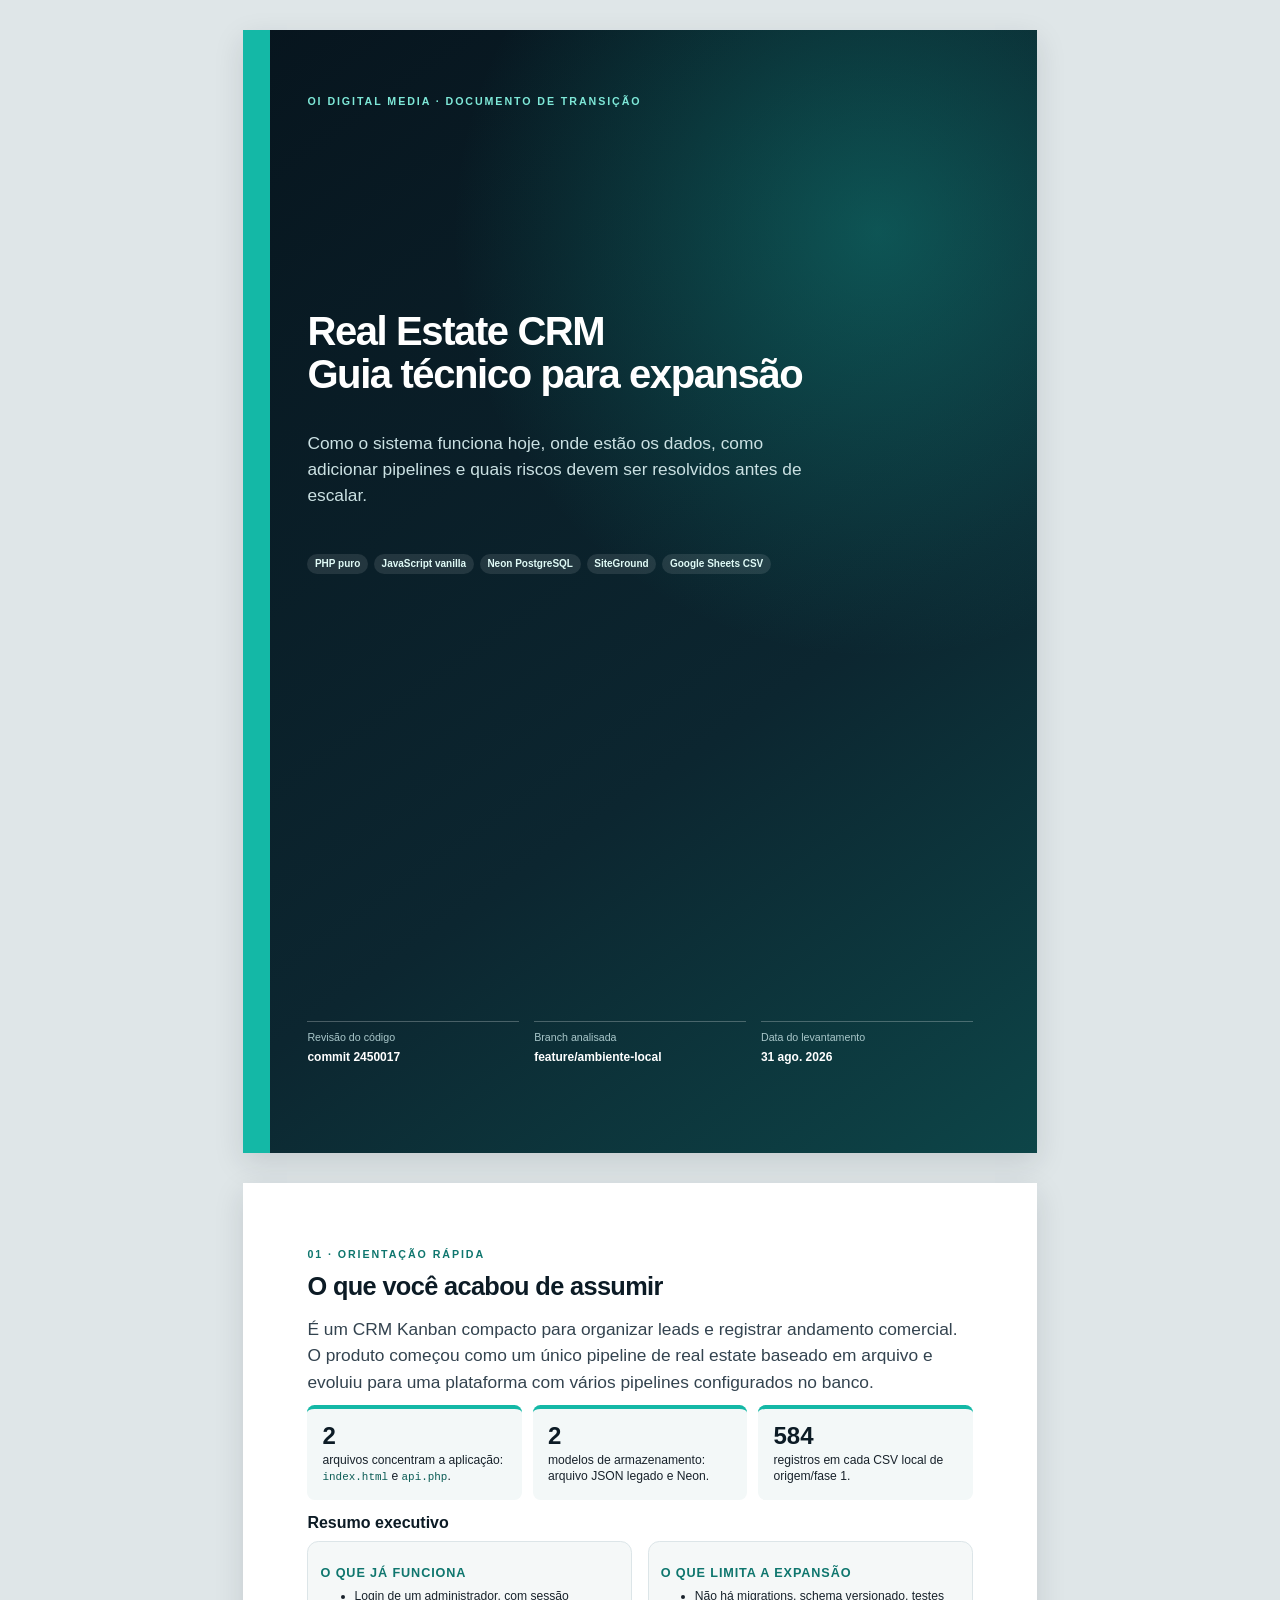
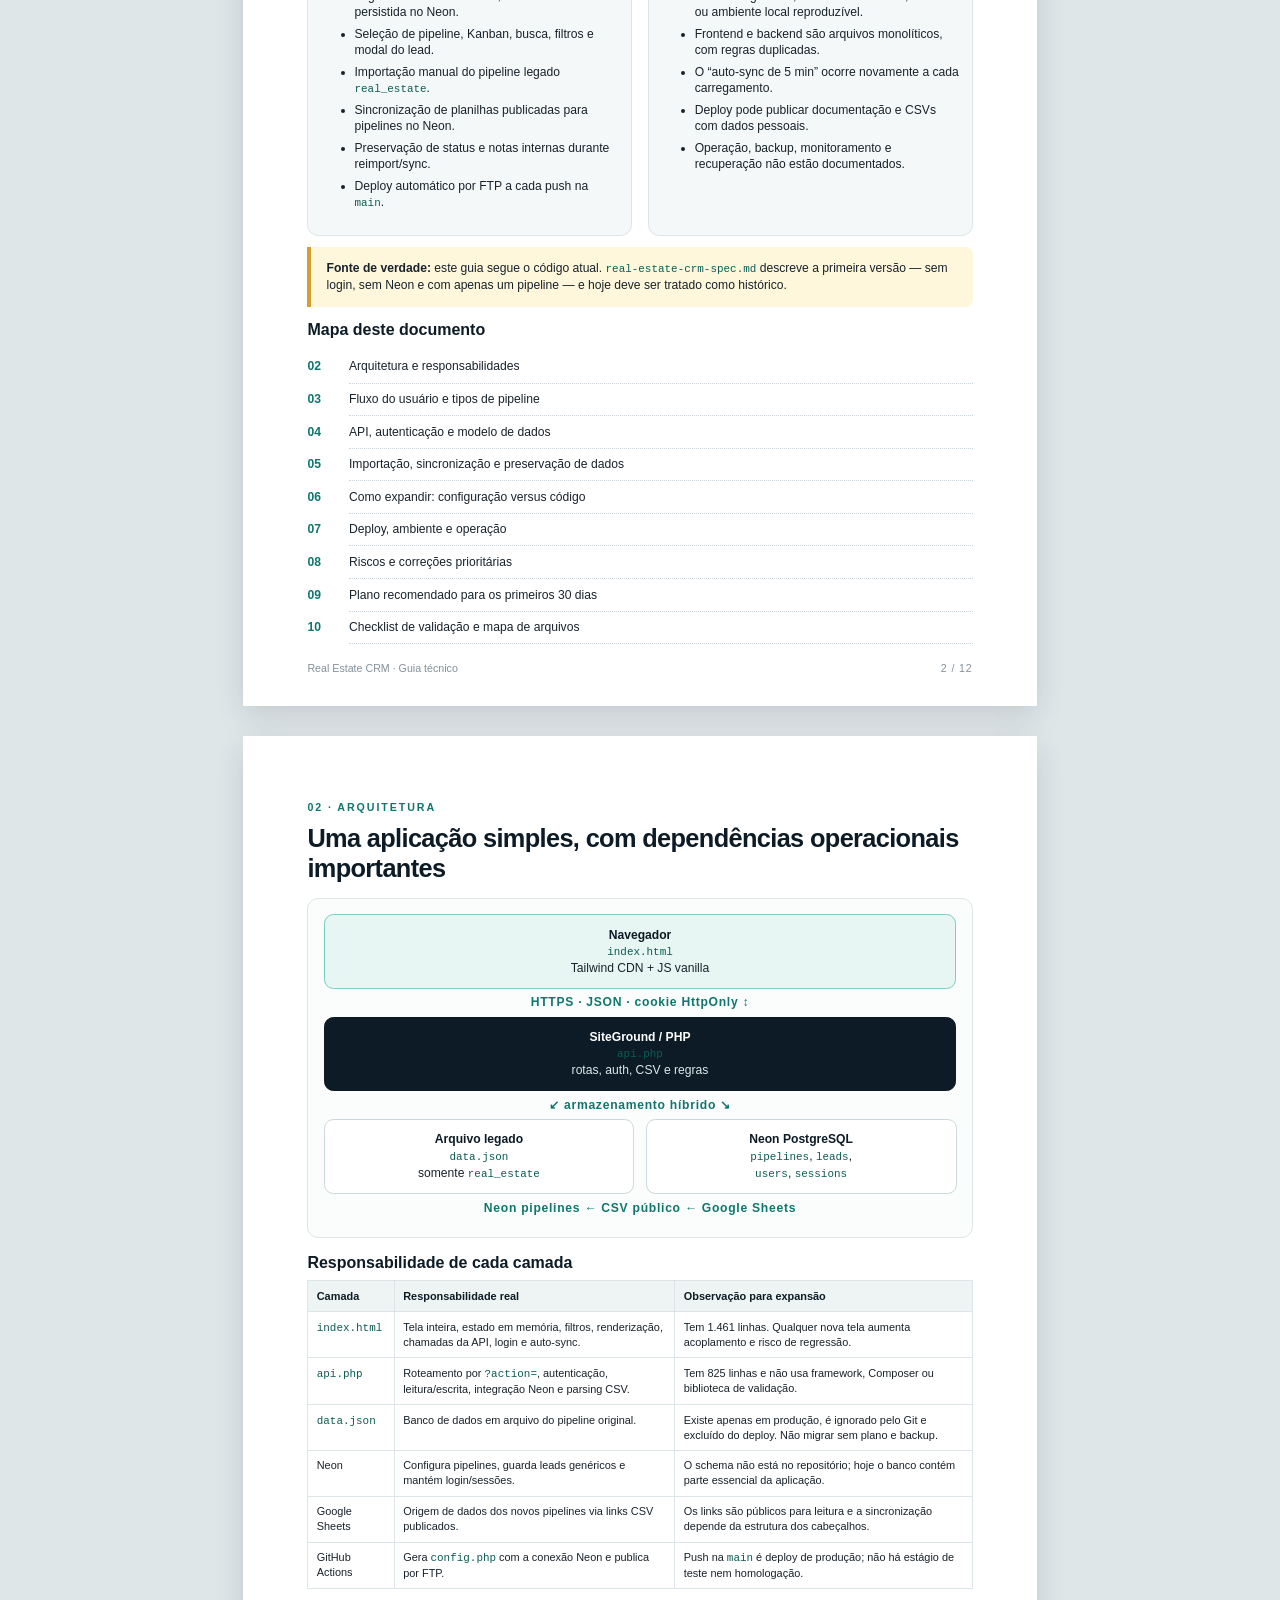
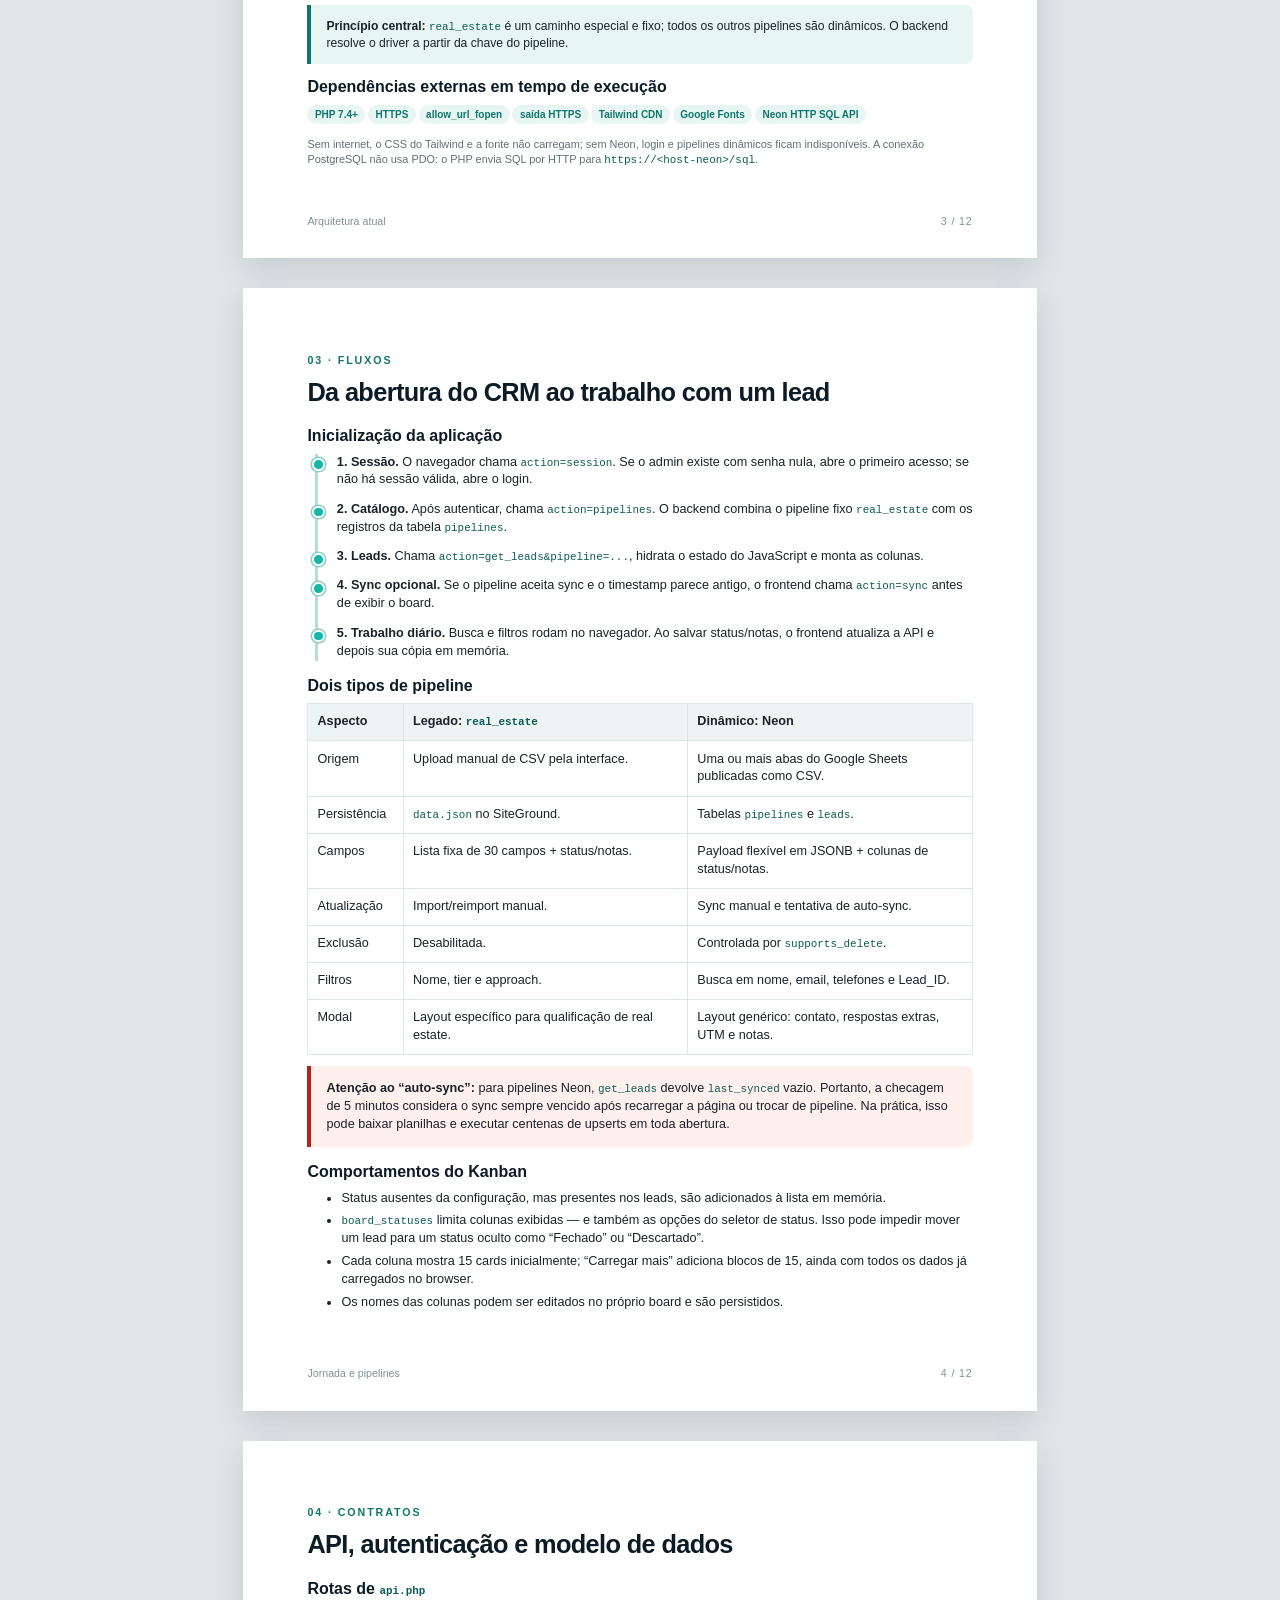
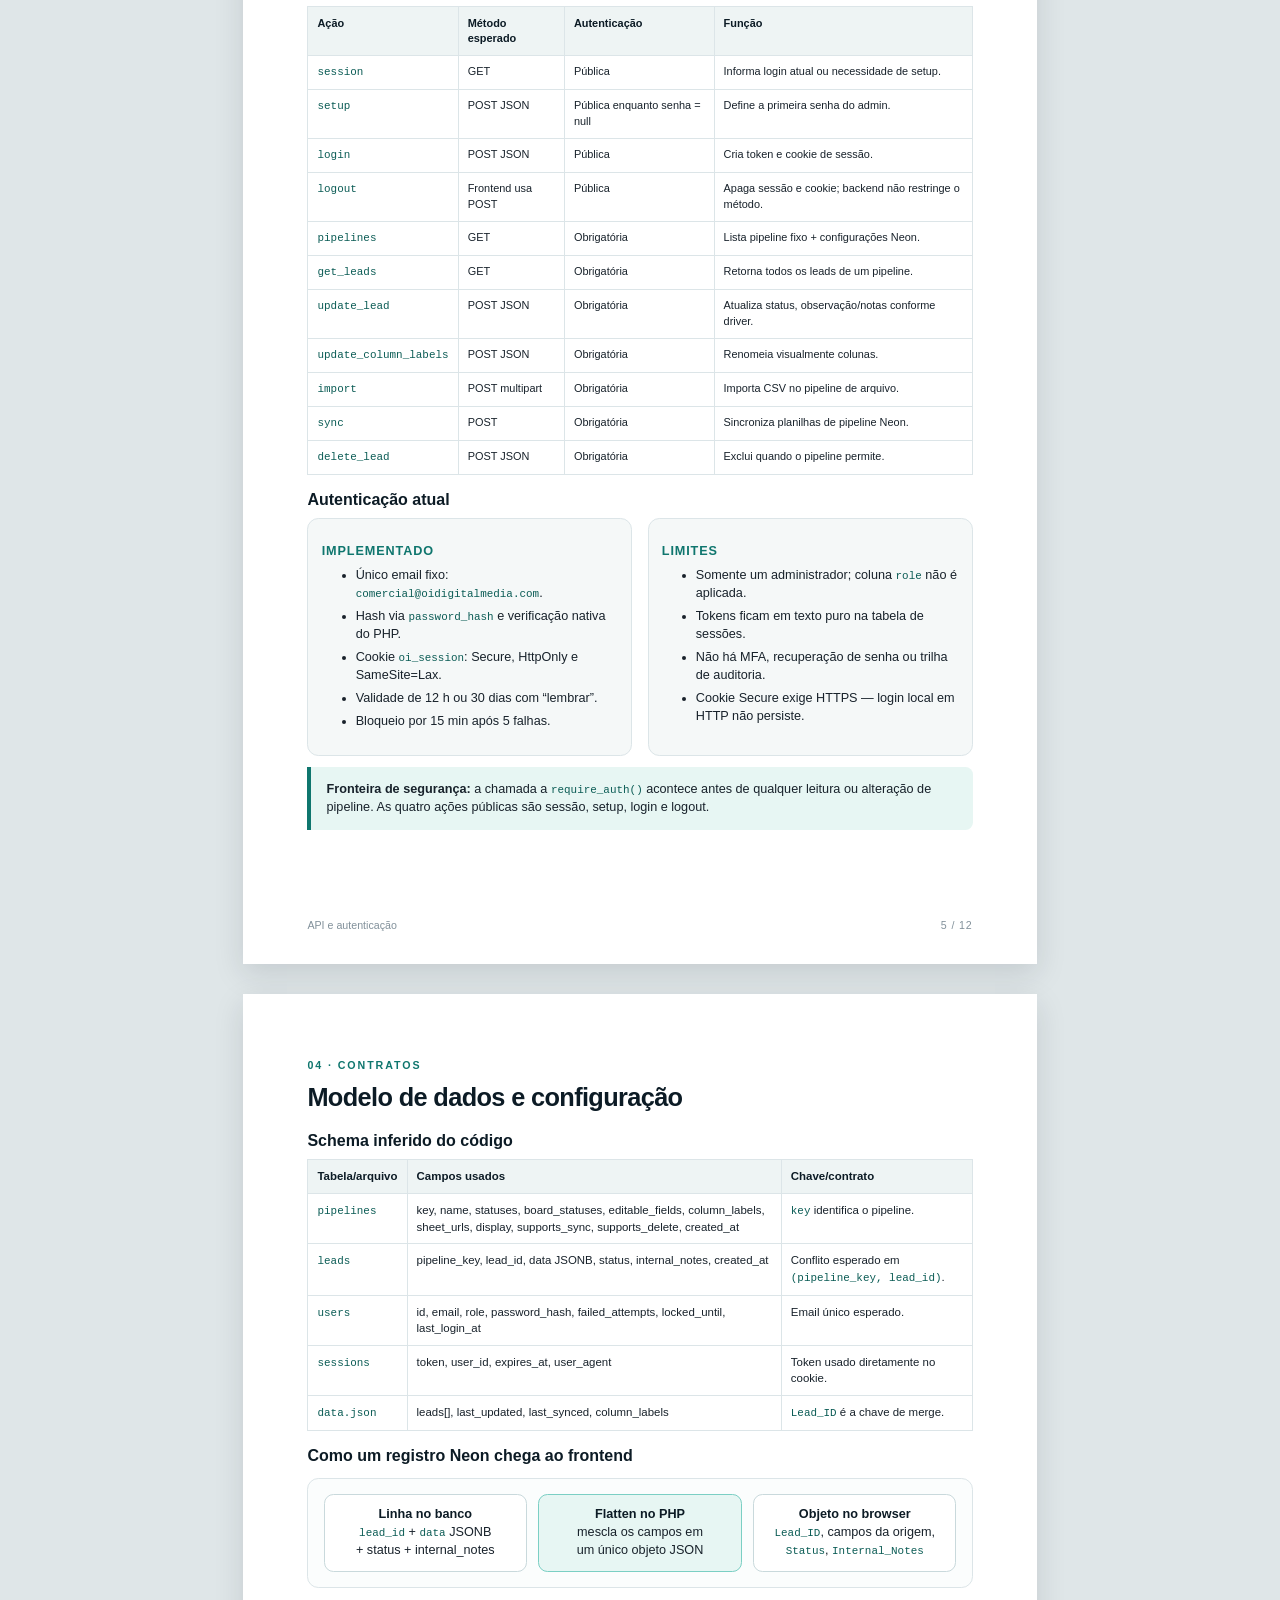
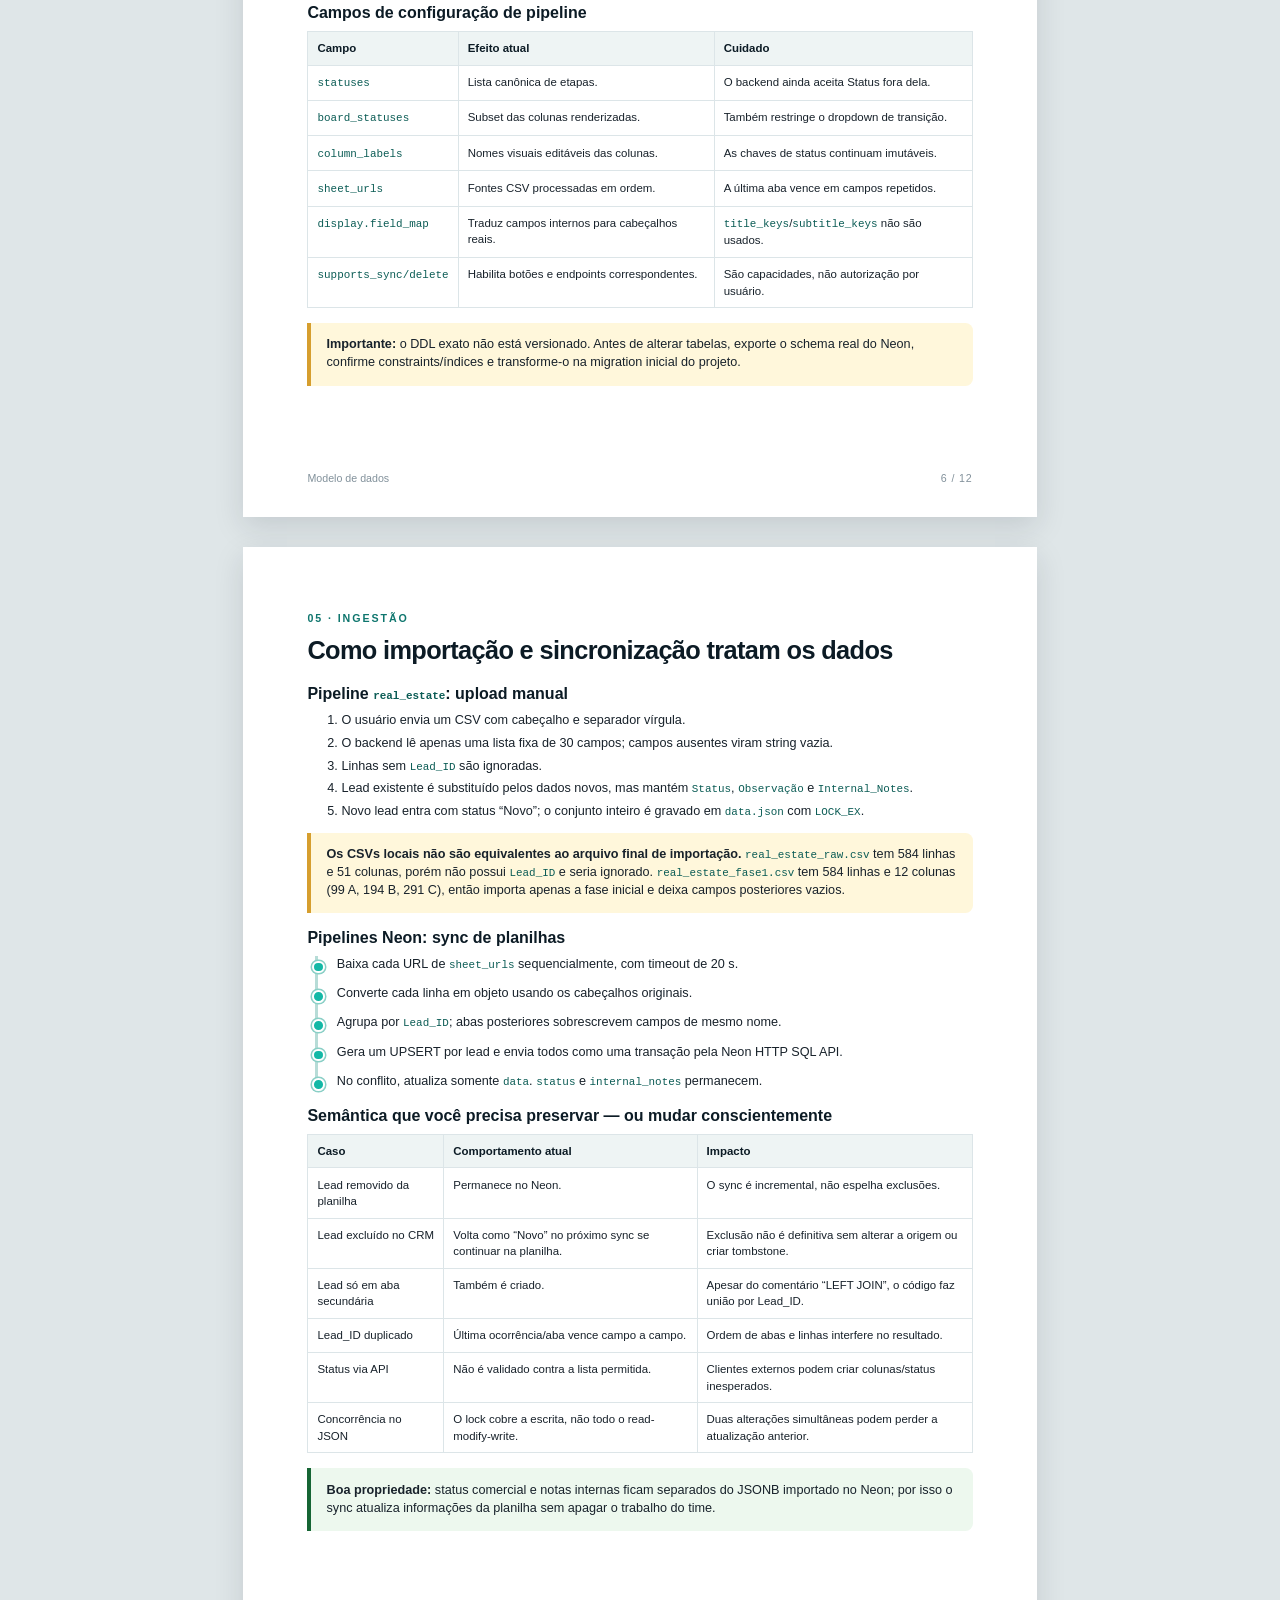
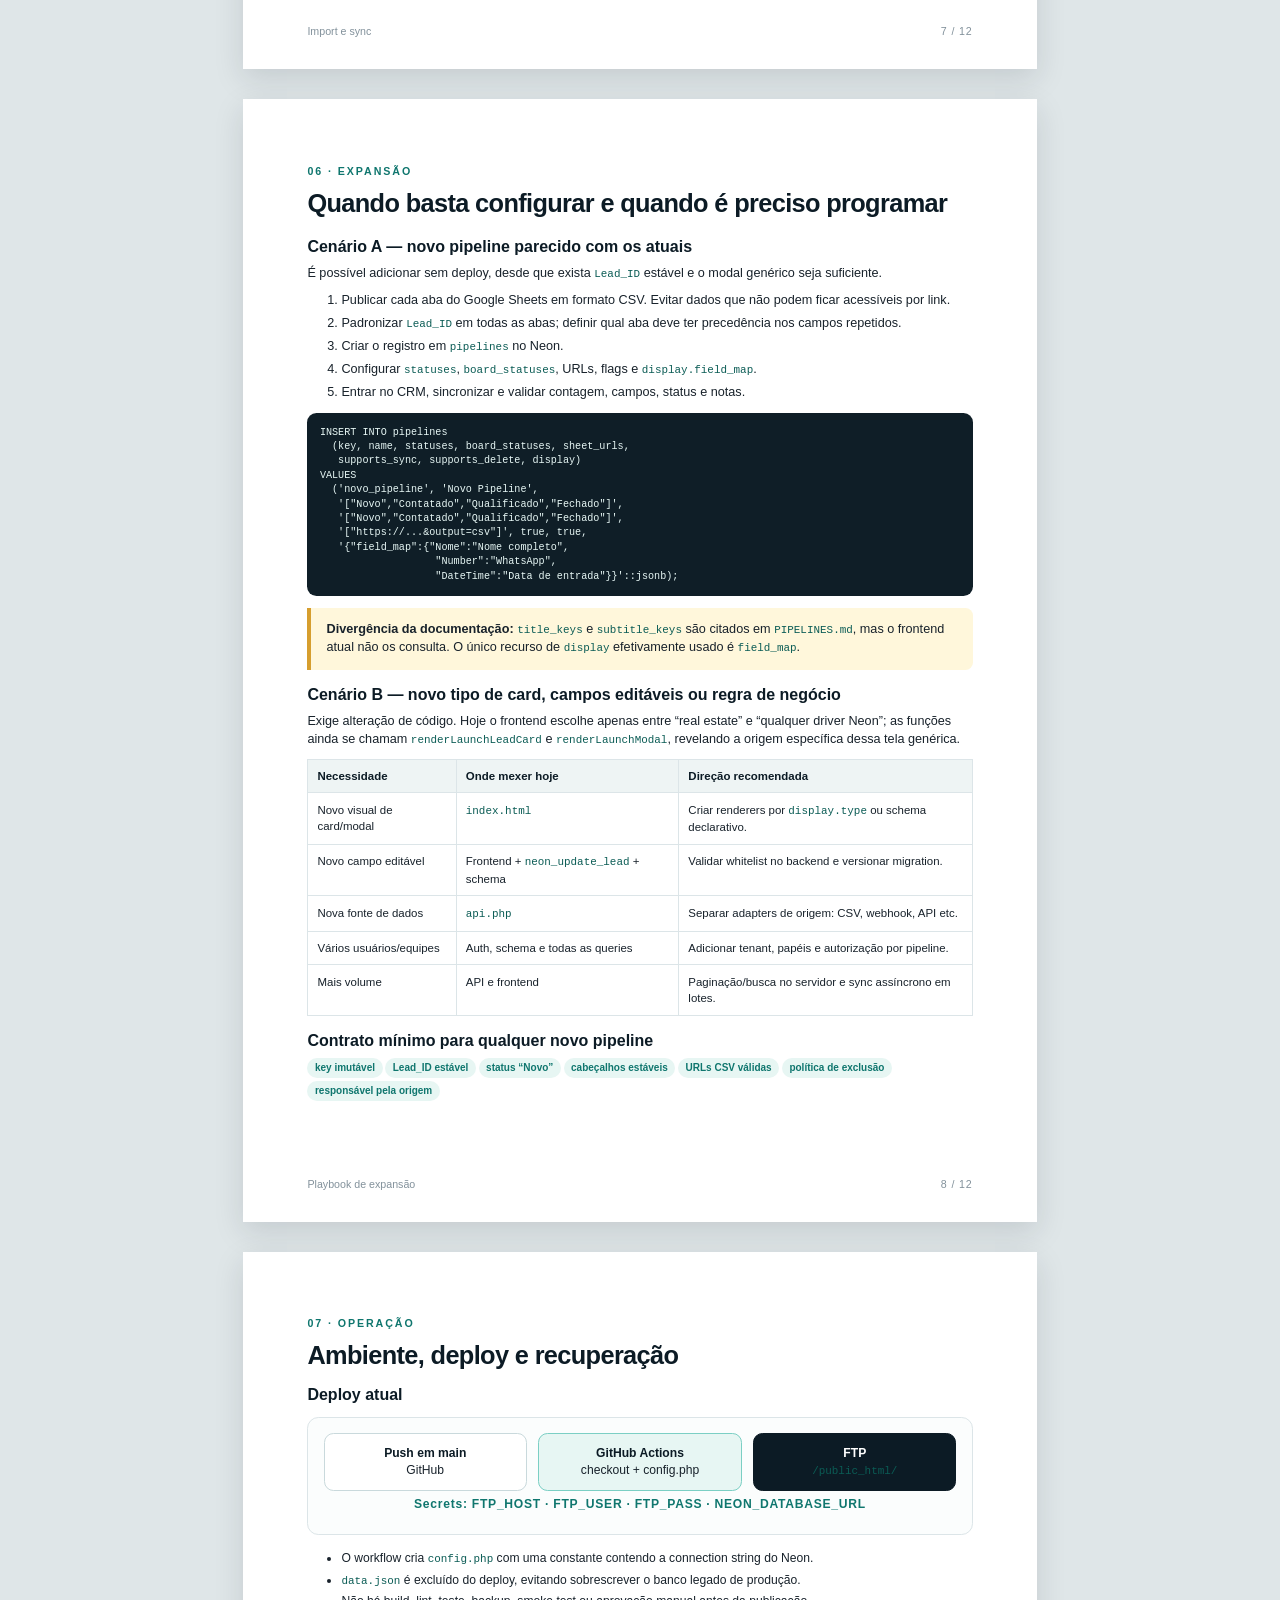
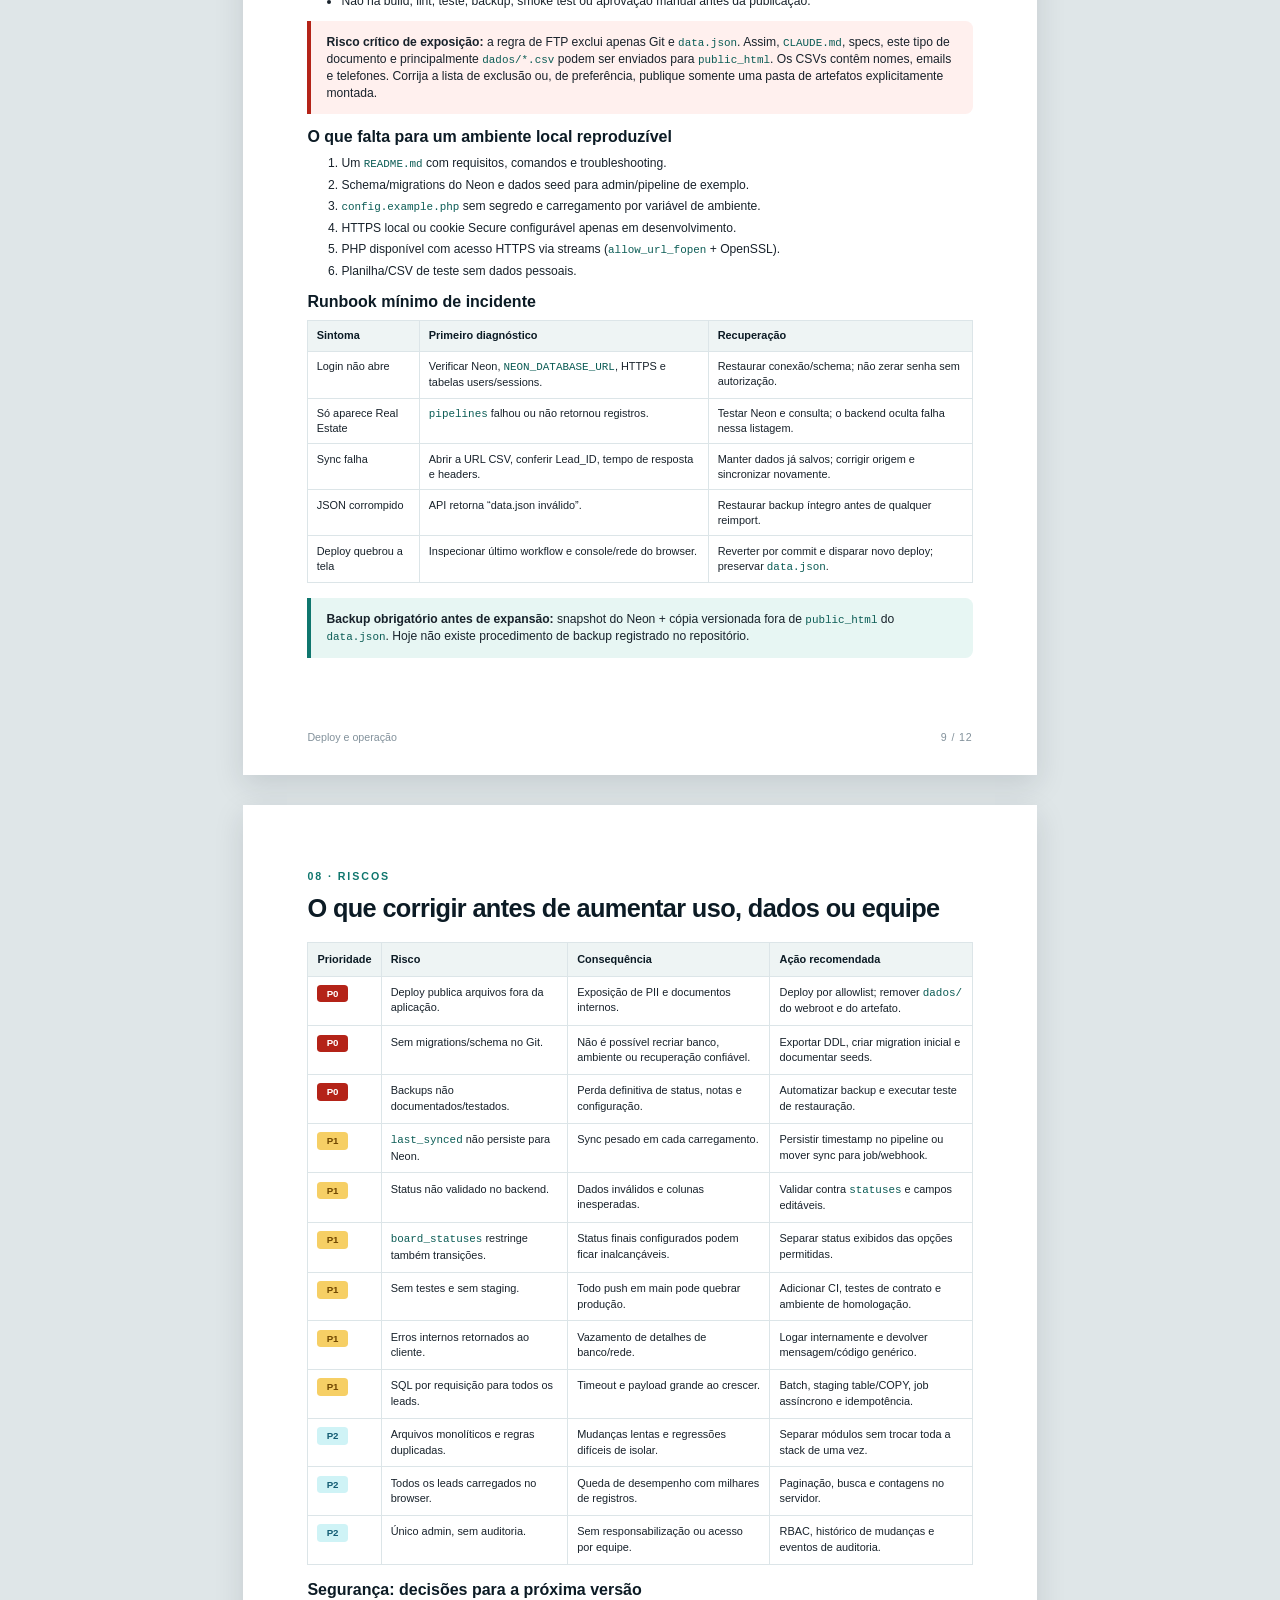
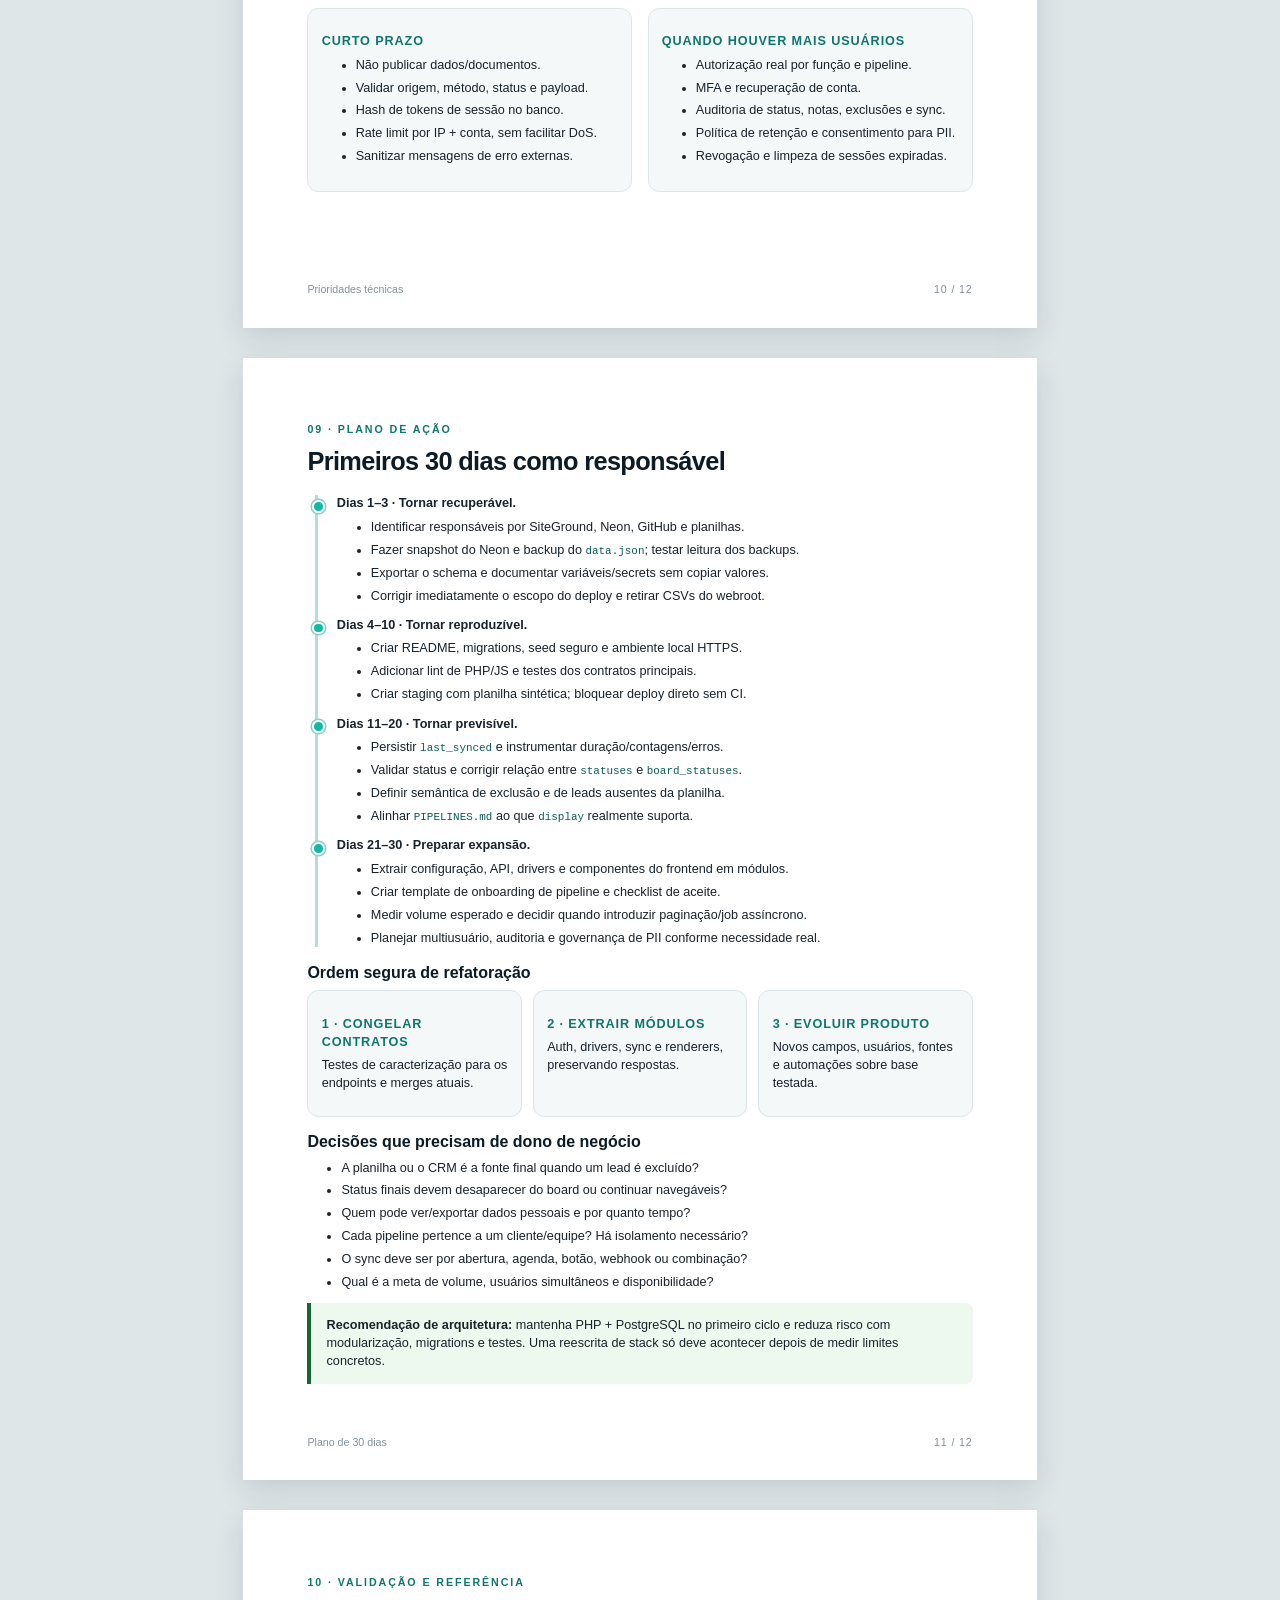
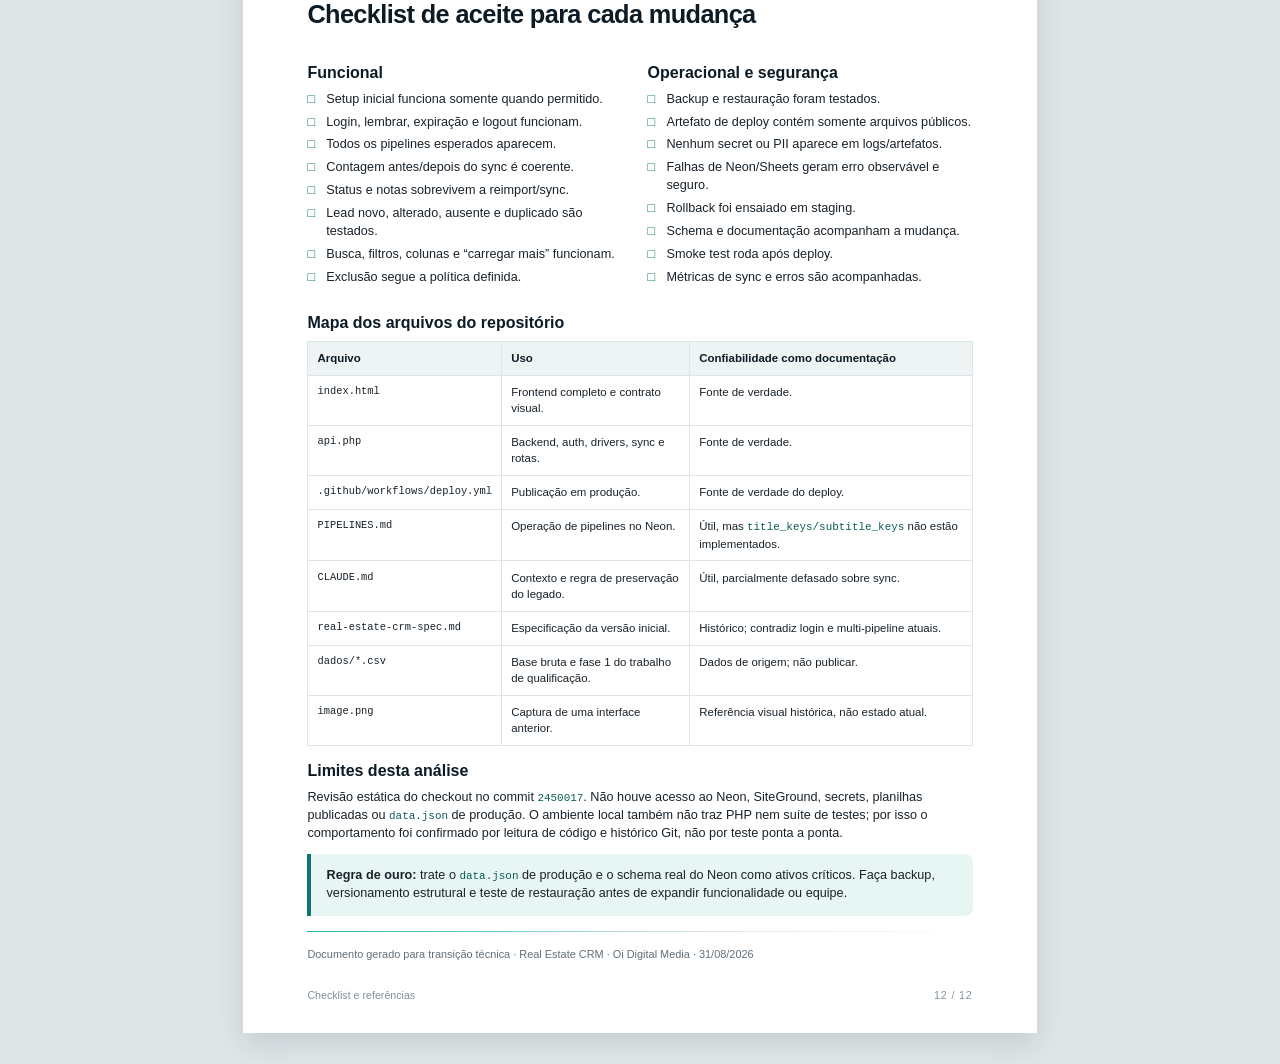
<file: documentacao/historico/resumo-tecnico-expansao.html>
<!doctype html>
<html lang="pt-BR">
<head>
  <meta charset="utf-8">
  <meta name="viewport" content="width=device-width, initial-scale=1">
  <title>Real Estate CRM — Guia técnico para expansão</title>
  <style>
    @page { size: A4; margin: 0; }
    * { box-sizing: border-box; }
    :root {
      --ink: #18222b;
      --muted: #60707c;
      --teal: #0f766e;
      --teal-2: #14b8a6;
      --teal-soft: #e7f6f3;
      --navy: #0c1b25;
      --line: #dce5e8;
      --paper: #ffffff;
      --soft: #f5f8f8;
      --amber: #a16207;
      --amber-soft: #fff7db;
      --red: #b42318;
      --red-soft: #fff0ee;
      --green: #166534;
      --green-soft: #edf8ee;
    }
    html, body { margin: 0; padding: 0; background: #dfe6e8; color: var(--ink); }
    body { font-family: "Segoe UI", Arial, Helvetica, sans-serif; font-size: 9.5pt; line-height: 1.42; }
    .page {
      position: relative;
      width: 210mm;
      min-height: 297mm;
      margin: 8mm auto;
      padding: 17mm 17mm 16mm;
      background: var(--paper);
      box-shadow: 0 10px 28px rgba(24,34,43,.13);
      page-break-after: always;
      overflow: hidden;
    }
    .page:last-child { page-break-after: auto; }
    .page.compact { font-size: 9.1pt; line-height: 1.36; }
    .page.compact h2 { margin-bottom: 4mm; }
    .page.compact h3 { margin-top: 3.4mm; }
    .page.compact table { font-size: 8.2pt; }
    .page.compact th, .page.compact td { padding: 2mm 2.2mm; }
    .page.compact .card { padding: 3.2mm; }
    .page-number {
      position: absolute;
      right: 17mm;
      bottom: 8mm;
      color: #82919b;
      font-size: 8pt;
      letter-spacing: .08em;
    }
    .page-mark {
      position: absolute;
      left: 17mm;
      bottom: 8mm;
      color: #82919b;
      font-size: 8pt;
    }
    h1, h2, h3, h4, p { margin-top: 0; }
    h1 { font-size: 30pt; line-height: 1.08; letter-spacing: -.035em; }
    h2 { margin-bottom: 5mm; font-size: 19pt; line-height: 1.16; letter-spacing: -.025em; color: var(--navy); }
    h3 { margin: 4mm 0 2mm; font-size: 12pt; line-height: 1.25; color: var(--navy); }
    h4 { margin: 3mm 0 1.4mm; font-size: 9.5pt; color: var(--teal); text-transform: uppercase; letter-spacing: .07em; }
    p { margin-bottom: 2.6mm; }
    ul, ol { margin: 1.5mm 0 3mm 5mm; padding-left: 4mm; }
    li { margin-bottom: 1.3mm; }
    code { font-family: Consolas, "Courier New", monospace; font-size: 8.2pt; color: #0b5c55; }
    pre {
      margin: 2mm 0 3mm;
      padding: 3.3mm;
      border-radius: 2.5mm;
      background: #0f1e27;
      color: #e7f7f5;
      font: 7.6pt/1.42 Consolas, "Courier New", monospace;
      white-space: pre-wrap;
      overflow-wrap: anywhere;
    }
    table { width: 100%; border-collapse: collapse; margin: 2mm 0 4mm; font-size: 8.6pt; }
    th, td { padding: 2.2mm 2.4mm; border: 1px solid var(--line); vertical-align: top; }
    th { background: #eef4f4; color: var(--navy); text-align: left; font-weight: 700; }
    tr { break-inside: avoid; }
    .kicker { color: var(--teal); text-transform: uppercase; letter-spacing: .18em; font-size: 8pt; font-weight: 800; }
    .lede { font-size: 13pt; line-height: 1.52; color: #33434f; }
    .muted { color: var(--muted); }
    .small { font-size: 8.2pt; }
    .tiny { font-size: 7.6pt; }
    .rule { height: 1px; margin: 4mm 0; background: linear-gradient(90deg, var(--teal-2), var(--line) 60%, transparent); }
    .grid-2 { display: grid; grid-template-columns: 1fr 1fr; gap: 4mm; }
    .grid-3 { display: grid; grid-template-columns: repeat(3, 1fr); gap: 3mm; }
    .card { padding: 3.5mm; border: 1px solid var(--line); border-radius: 3mm; background: var(--soft); break-inside: avoid; }
    .card h3 { margin-top: 0; }
    .metric { padding: 4mm; border-top: 1.2mm solid var(--teal-2); border-radius: 2mm; background: #f3f8f8; }
    .metric strong { display: block; margin-bottom: 1mm; font-size: 18pt; line-height: 1; color: var(--navy); }
    .callout { margin: 3mm 0; padding: 3.5mm 4mm; border-left: 1.2mm solid var(--teal); background: var(--teal-soft); border-radius: 0 2mm 2mm 0; }
    .callout.warn { border-left-color: #d69e2e; background: var(--amber-soft); }
    .callout.danger { border-left-color: var(--red); background: var(--red-soft); }
    .callout.good { border-left-color: var(--green); background: var(--green-soft); }
    .pill { display: inline-block; margin: 0 .7mm .7mm 0; padding: .8mm 2mm; border-radius: 99px; background: var(--teal-soft); color: var(--teal); font-size: 7.5pt; font-weight: 700; }
    .priority { display: inline-block; min-width: 8mm; margin-right: 1.5mm; padding: .5mm 1.5mm; border-radius: 1mm; text-align: center; font-size: 7.3pt; font-weight: 800; }
    .p0 { color: #fff; background: var(--red); }
    .p1 { color: #704700; background: #f6cf65; }
    .p2 { color: #155e75; background: #cff3f6; }
    .arch { margin: 3mm 0 4mm; padding: 4mm; border: 1px solid var(--line); border-radius: 3mm; background: #fbfdfd; }
    .arch-row { display: flex; align-items: stretch; justify-content: center; gap: 3mm; }
    .arch-box { flex: 1; padding: 3mm; border: 1px solid #c9d9dc; border-radius: 2.5mm; background: #fff; text-align: center; }
    .arch-box strong { display: block; color: var(--navy); }
    .arch-box.teal { border-color: #7bcfc4; background: var(--teal-soft); }
    .arch-box.dark { border-color: var(--navy); background: var(--navy); color: #dbeaec; }
    .arch-box.dark strong { color: #fff; }
    .arrow { padding: 1.5mm 0; text-align: center; color: var(--teal); font-weight: 800; letter-spacing: .06em; }
    .timeline { border-left: 1mm solid #b7dcd7; margin-left: 2mm; padding-left: 5mm; }
    .timeline-item { position: relative; margin: 0 0 3mm; }
    .timeline-item::before { content: ""; position: absolute; left: -6.6mm; top: 1.3mm; width: 2.3mm; height: 2.3mm; border-radius: 50%; background: var(--teal-2); border: .7mm solid #fff; box-shadow: 0 0 0 .4mm #8acfc6; }
    .checklist { list-style: none; margin-left: 0; padding-left: 0; }
    .checklist li { position: relative; padding-left: 5mm; }
    .checklist li::before { content: "□"; position: absolute; left: 0; color: var(--teal); font-weight: 800; }
    .cover { color: white; background:
      radial-gradient(circle at 80% 18%, rgba(20,184,166,.35), transparent 38%),
      linear-gradient(145deg, #07151e 0%, #0c2630 62%, #0f766e 160%); }
    .cover h1 { max-width: 155mm; margin-top: 53mm; color: #fff; }
    .cover .lede { max-width: 138mm; color: #cbe1e3; }
    .cover-band { position: absolute; left: 0; top: 0; width: 7mm; height: 100%; background: var(--teal-2); }
    .cover-meta { position: absolute; left: 17mm; right: 17mm; bottom: 23mm; display: grid; grid-template-columns: 1fr 1fr 1fr; gap: 4mm; }
    .cover-meta div { padding-top: 2mm; border-top: 1px solid rgba(255,255,255,.25); color: #a9c7ca; font-size: 8pt; }
    .cover-meta strong { display: block; margin-top: 1mm; color: white; font-size: 9pt; }
    .toc { display: grid; grid-template-columns: 8mm 1fr; gap: 2mm 3mm; margin-top: 5mm; }
    .toc span:nth-child(odd) { color: var(--teal); font-weight: 800; }
    .toc span:nth-child(even) { padding-bottom: 2mm; border-bottom: 1px dotted #cbd6da; }
    .matrix { display: grid; grid-template-columns: 25mm 1fr 1fr; gap: 1px; background: var(--line); border: 1px solid var(--line); }
    .matrix > div { padding: 2.4mm; background: white; }
    .matrix .head { background: #eef4f4; font-weight: 700; }
    .source { font-family: Consolas, "Courier New", monospace; font-size: 7.8pt; }
    @media print {
      html, body { background: white; }
      .page { margin: 0; box-shadow: none; }
    }
  </style>
</head>
<body>
  <section class="page cover" id="pagina-1">
    <div class="cover-band"></div>
    <p class="kicker" style="color:#7ee8d8">Oi Digital Media · Documento de transição</p>
    <h1>Real Estate CRM<br>Guia técnico para expansão</h1>
    <p class="lede">Como o sistema funciona hoje, onde estão os dados, como adicionar pipelines e quais riscos devem ser resolvidos antes de escalar.</p>
    <div style="margin-top:12mm">
      <span class="pill" style="background:rgba(255,255,255,.10);color:#dffaf6">PHP puro</span>
      <span class="pill" style="background:rgba(255,255,255,.10);color:#dffaf6">JavaScript vanilla</span>
      <span class="pill" style="background:rgba(255,255,255,.10);color:#dffaf6">Neon PostgreSQL</span>
      <span class="pill" style="background:rgba(255,255,255,.10);color:#dffaf6">SiteGround</span>
      <span class="pill" style="background:rgba(255,255,255,.10);color:#dffaf6">Google Sheets CSV</span>
    </div>
    <div class="cover-meta">
      <div>Revisão do código<strong>commit 2450017</strong></div>
      <div>Branch analisada<strong>feature/ambiente-local</strong></div>
      <div>Data do levantamento<strong>31 ago. 2026</strong></div>
    </div>
  </section>

  <section class="page compact" id="pagina-2">
    <p class="kicker">01 · Orientação rápida</p>
    <h2>O que você acabou de assumir</h2>
    <p class="lede">É um CRM Kanban compacto para organizar leads e registrar andamento comercial. O produto começou como um único pipeline de real estate baseado em arquivo e evoluiu para uma plataforma com vários pipelines configurados no banco.</p>

    <div class="grid-3">
      <div class="metric"><strong>2</strong>arquivos concentram a aplicação: <code>index.html</code> e <code>api.php</code>.</div>
      <div class="metric"><strong>2</strong>modelos de armazenamento: arquivo JSON legado e Neon.</div>
      <div class="metric"><strong>584</strong>registros em cada CSV local de origem/fase 1.</div>
    </div>

    <h3>Resumo executivo</h3>
    <div class="grid-2">
      <div class="card">
        <h4>O que já funciona</h4>
        <ul>
          <li>Login de um administrador, com sessão persistida no Neon.</li>
          <li>Seleção de pipeline, Kanban, busca, filtros e modal do lead.</li>
          <li>Importação manual do pipeline legado <code>real_estate</code>.</li>
          <li>Sincronização de planilhas publicadas para pipelines no Neon.</li>
          <li>Preservação de status e notas internas durante reimport/sync.</li>
          <li>Deploy automático por FTP a cada push na <code>main</code>.</li>
        </ul>
      </div>
      <div class="card">
        <h4>O que limita a expansão</h4>
        <ul>
          <li>Não há migrations, schema versionado, testes ou ambiente local reproduzível.</li>
          <li>Frontend e backend são arquivos monolíticos, com regras duplicadas.</li>
          <li>O “auto-sync de 5 min” ocorre novamente a cada carregamento.</li>
          <li>Deploy pode publicar documentação e CSVs com dados pessoais.</li>
          <li>Operação, backup, monitoramento e recuperação não estão documentados.</li>
        </ul>
      </div>
    </div>

    <div class="callout warn"><strong>Fonte de verdade:</strong> este guia segue o código atual. <code>real-estate-crm-spec.md</code> descreve a primeira versão — sem login, sem Neon e com apenas um pipeline — e hoje deve ser tratado como histórico.</div>

    <h3>Mapa deste documento</h3>
    <div class="toc">
      <span>02</span><span>Arquitetura e responsabilidades</span>
      <span>03</span><span>Fluxo do usuário e tipos de pipeline</span>
      <span>04</span><span>API, autenticação e modelo de dados</span>
      <span>05</span><span>Importação, sincronização e preservação de dados</span>
      <span>06</span><span>Como expandir: configuração versus código</span>
      <span>07</span><span>Deploy, ambiente e operação</span>
      <span>08</span><span>Riscos e correções prioritárias</span>
      <span>09</span><span>Plano recomendado para os primeiros 30 dias</span>
      <span>10</span><span>Checklist de validação e mapa de arquivos</span>
    </div>
    <div class="page-mark">Real Estate CRM · Guia técnico</div><div class="page-number">2 / 12</div>
  </section>

  <section class="page compact" id="pagina-3">
    <p class="kicker">02 · Arquitetura</p>
    <h2>Uma aplicação simples, com dependências operacionais importantes</h2>

    <div class="arch">
      <div class="arch-row">
        <div class="arch-box teal"><strong>Navegador</strong><code>index.html</code><br>Tailwind CDN + JS vanilla</div>
      </div>
      <div class="arrow">HTTPS · JSON · cookie HttpOnly ↕</div>
      <div class="arch-row">
        <div class="arch-box dark"><strong>SiteGround / PHP</strong><code>api.php</code><br>rotas, auth, CSV e regras</div>
      </div>
      <div class="arrow">↙ armazenamento híbrido ↘</div>
      <div class="arch-row">
        <div class="arch-box"><strong>Arquivo legado</strong><code>data.json</code><br>somente <code>real_estate</code></div>
        <div class="arch-box"><strong>Neon PostgreSQL</strong><code>pipelines</code>, <code>leads</code>,<br><code>users</code>, <code>sessions</code></div>
      </div>
      <div class="arrow">Neon pipelines ← CSV público ← Google Sheets</div>
    </div>

    <h3>Responsabilidade de cada camada</h3>
    <table>
      <thead><tr><th>Camada</th><th>Responsabilidade real</th><th>Observação para expansão</th></tr></thead>
      <tbody>
        <tr><td><code>index.html</code></td><td>Tela inteira, estado em memória, filtros, renderização, chamadas da API, login e auto-sync.</td><td>Tem 1.461 linhas. Qualquer nova tela aumenta acoplamento e risco de regressão.</td></tr>
        <tr><td><code>api.php</code></td><td>Roteamento por <code>?action=</code>, autenticação, leitura/escrita, integração Neon e parsing CSV.</td><td>Tem 825 linhas e não usa framework, Composer ou biblioteca de validação.</td></tr>
        <tr><td><code>data.json</code></td><td>Banco de dados em arquivo do pipeline original.</td><td>Existe apenas em produção, é ignorado pelo Git e excluído do deploy. Não migrar sem plano e backup.</td></tr>
        <tr><td>Neon</td><td>Configura pipelines, guarda leads genéricos e mantém login/sessões.</td><td>O schema não está no repositório; hoje o banco contém parte essencial da aplicação.</td></tr>
        <tr><td>Google Sheets</td><td>Origem de dados dos novos pipelines via links CSV publicados.</td><td>Os links são públicos para leitura e a sincronização depende da estrutura dos cabeçalhos.</td></tr>
        <tr><td>GitHub Actions</td><td>Gera <code>config.php</code> com a conexão Neon e publica por FTP.</td><td>Push na <code>main</code> é deploy de produção; não há estágio de teste nem homologação.</td></tr>
      </tbody>
    </table>

    <div class="callout"><strong>Princípio central:</strong> <code>real_estate</code> é um caminho especial e fixo; todos os outros pipelines são dinâmicos. O backend resolve o driver a partir da chave do pipeline.</div>

    <h3>Dependências externas em tempo de execução</h3>
    <p><span class="pill">PHP 7.4+</span><span class="pill">HTTPS</span><span class="pill">allow_url_fopen</span><span class="pill">saída HTTPS</span><span class="pill">Tailwind CDN</span><span class="pill">Google Fonts</span><span class="pill">Neon HTTP SQL API</span></p>
    <p class="small muted">Sem internet, o CSS do Tailwind e a fonte não carregam; sem Neon, login e pipelines dinâmicos ficam indisponíveis. A conexão PostgreSQL não usa PDO: o PHP envia SQL por HTTP para <code>https://&lt;host-neon&gt;/sql</code>.</p>
    <div class="page-mark">Arquitetura atual</div><div class="page-number">3 / 12</div>
  </section>

  <section class="page" id="pagina-4">
    <p class="kicker">03 · Fluxos</p>
    <h2>Da abertura do CRM ao trabalho com um lead</h2>

    <h3>Inicialização da aplicação</h3>
    <div class="timeline">
      <div class="timeline-item"><strong>1. Sessão.</strong> O navegador chama <code>action=session</code>. Se o admin existe com senha nula, abre o primeiro acesso; se não há sessão válida, abre o login.</div>
      <div class="timeline-item"><strong>2. Catálogo.</strong> Após autenticar, chama <code>action=pipelines</code>. O backend combina o pipeline fixo <code>real_estate</code> com os registros da tabela <code>pipelines</code>.</div>
      <div class="timeline-item"><strong>3. Leads.</strong> Chama <code>action=get_leads&amp;pipeline=...</code>, hidrata o estado do JavaScript e monta as colunas.</div>
      <div class="timeline-item"><strong>4. Sync opcional.</strong> Se o pipeline aceita sync e o timestamp parece antigo, o frontend chama <code>action=sync</code> antes de exibir o board.</div>
      <div class="timeline-item"><strong>5. Trabalho diário.</strong> Busca e filtros rodam no navegador. Ao salvar status/notas, o frontend atualiza a API e depois sua cópia em memória.</div>
    </div>

    <h3>Dois tipos de pipeline</h3>
    <div class="matrix">
      <div class="head">Aspecto</div><div class="head">Legado: <code>real_estate</code></div><div class="head">Dinâmico: Neon</div>
      <div>Origem</div><div>Upload manual de CSV pela interface.</div><div>Uma ou mais abas do Google Sheets publicadas como CSV.</div>
      <div>Persistência</div><div><code>data.json</code> no SiteGround.</div><div>Tabelas <code>pipelines</code> e <code>leads</code>.</div>
      <div>Campos</div><div>Lista fixa de 30 campos + status/notas.</div><div>Payload flexível em JSONB + colunas de status/notas.</div>
      <div>Atualização</div><div>Import/reimport manual.</div><div>Sync manual e tentativa de auto-sync.</div>
      <div>Exclusão</div><div>Desabilitada.</div><div>Controlada por <code>supports_delete</code>.</div>
      <div>Filtros</div><div>Nome, tier e approach.</div><div>Busca em nome, email, telefones e Lead_ID.</div>
      <div>Modal</div><div>Layout específico para qualificação de real estate.</div><div>Layout genérico: contato, respostas extras, UTM e notas.</div>
    </div>

    <div class="callout danger"><strong>Atenção ao “auto-sync”:</strong> para pipelines Neon, <code>get_leads</code> devolve <code>last_synced</code> vazio. Portanto, a checagem de 5 minutos considera o sync sempre vencido após recarregar a página ou trocar de pipeline. Na prática, isso pode baixar planilhas e executar centenas de upserts em toda abertura.</div>

    <h3>Comportamentos do Kanban</h3>
    <ul>
      <li>Status ausentes da configuração, mas presentes nos leads, são adicionados à lista em memória.</li>
      <li><code>board_statuses</code> limita colunas exibidas — e também as opções do seletor de status. Isso pode impedir mover um lead para um status oculto como “Fechado” ou “Descartado”.</li>
      <li>Cada coluna mostra 15 cards inicialmente; “Carregar mais” adiciona blocos de 15, ainda com todos os dados já carregados no browser.</li>
      <li>Os nomes das colunas podem ser editados no próprio board e são persistidos.</li>
    </ul>
    <div class="page-mark">Jornada e pipelines</div><div class="page-number">4 / 12</div>
  </section>

  <section class="page" id="pagina-5">
    <p class="kicker">04 · Contratos</p>
    <h2>API, autenticação e modelo de dados</h2>

    <h3>Rotas de <code>api.php</code></h3>
    <table class="small">
      <thead><tr><th>Ação</th><th>Método esperado</th><th>Autenticação</th><th>Função</th></tr></thead>
      <tbody>
        <tr><td><code>session</code></td><td>GET</td><td>Pública</td><td>Informa login atual ou necessidade de setup.</td></tr>
        <tr><td><code>setup</code></td><td>POST JSON</td><td>Pública enquanto senha = null</td><td>Define a primeira senha do admin.</td></tr>
        <tr><td><code>login</code></td><td>POST JSON</td><td>Pública</td><td>Cria token e cookie de sessão.</td></tr>
        <tr><td><code>logout</code></td><td>Frontend usa POST</td><td>Pública</td><td>Apaga sessão e cookie; backend não restringe o método.</td></tr>
        <tr><td><code>pipelines</code></td><td>GET</td><td>Obrigatória</td><td>Lista pipeline fixo + configurações Neon.</td></tr>
        <tr><td><code>get_leads</code></td><td>GET</td><td>Obrigatória</td><td>Retorna todos os leads de um pipeline.</td></tr>
        <tr><td><code>update_lead</code></td><td>POST JSON</td><td>Obrigatória</td><td>Atualiza status, observação/notas conforme driver.</td></tr>
        <tr><td><code>update_column_labels</code></td><td>POST JSON</td><td>Obrigatória</td><td>Renomeia visualmente colunas.</td></tr>
        <tr><td><code>import</code></td><td>POST multipart</td><td>Obrigatória</td><td>Importa CSV no pipeline de arquivo.</td></tr>
        <tr><td><code>sync</code></td><td>POST</td><td>Obrigatória</td><td>Sincroniza planilhas de pipeline Neon.</td></tr>
        <tr><td><code>delete_lead</code></td><td>POST JSON</td><td>Obrigatória</td><td>Exclui quando o pipeline permite.</td></tr>
      </tbody>
    </table>

    <h3>Autenticação atual</h3>
    <div class="grid-2">
      <div class="card">
        <h4>Implementado</h4>
        <ul>
          <li>Único email fixo: <code>comercial@oidigitalmedia.com</code>.</li>
          <li>Hash via <code>password_hash</code> e verificação nativa do PHP.</li>
          <li>Cookie <code>oi_session</code>: Secure, HttpOnly e SameSite=Lax.</li>
          <li>Validade de 12 h ou 30 dias com “lembrar”.</li>
          <li>Bloqueio por 15 min após 5 falhas.</li>
        </ul>
      </div>
      <div class="card">
        <h4>Limites</h4>
        <ul>
          <li>Somente um administrador; coluna <code>role</code> não é aplicada.</li>
          <li>Tokens ficam em texto puro na tabela de sessões.</li>
          <li>Não há MFA, recuperação de senha ou trilha de auditoria.</li>
          <li>Cookie Secure exige HTTPS — login local em HTTP não persiste.</li>
        </ul>
      </div>
    </div>

    <div class="callout"><strong>Fronteira de segurança:</strong> a chamada a <code>require_auth()</code> acontece antes de qualquer leitura ou alteração de pipeline. As quatro ações públicas são sessão, setup, login e logout.</div>
    <div class="page-mark">API e autenticação</div><div class="page-number">5 / 12</div>
  </section>

  <section class="page" id="pagina-6">
    <p class="kicker">04 · Contratos</p>
    <h2>Modelo de dados e configuração</h2>

    <h3>Schema inferido do código</h3>
    <table>
      <thead><tr><th>Tabela/arquivo</th><th>Campos usados</th><th>Chave/contrato</th></tr></thead>
      <tbody>
        <tr><td><code>pipelines</code></td><td>key, name, statuses, board_statuses, editable_fields, column_labels, sheet_urls, display, supports_sync, supports_delete, created_at</td><td><code>key</code> identifica o pipeline.</td></tr>
        <tr><td><code>leads</code></td><td>pipeline_key, lead_id, data JSONB, status, internal_notes, created_at</td><td>Conflito esperado em <code>(pipeline_key, lead_id)</code>.</td></tr>
        <tr><td><code>users</code></td><td>id, email, role, password_hash, failed_attempts, locked_until, last_login_at</td><td>Email único esperado.</td></tr>
        <tr><td><code>sessions</code></td><td>token, user_id, expires_at, user_agent</td><td>Token usado diretamente no cookie.</td></tr>
        <tr><td><code>data.json</code></td><td>leads[], last_updated, last_synced, column_labels</td><td><code>Lead_ID</code> é a chave de merge.</td></tr>
      </tbody>
    </table>

    <h3>Como um registro Neon chega ao frontend</h3>
    <div class="arch">
      <div class="arch-row">
        <div class="arch-box"><strong>Linha no banco</strong><code>lead_id</code> + <code>data</code> JSONB<br>+ status + internal_notes</div>
        <div class="arch-box teal"><strong>Flatten no PHP</strong>mescla os campos em<br>um único objeto JSON</div>
        <div class="arch-box"><strong>Objeto no browser</strong><code>Lead_ID</code>, campos da origem,<br><code>Status</code>, <code>Internal_Notes</code></div>
      </div>
    </div>

    <h3>Campos de configuração de pipeline</h3>
    <table>
      <thead><tr><th>Campo</th><th>Efeito atual</th><th>Cuidado</th></tr></thead>
      <tbody>
        <tr><td><code>statuses</code></td><td>Lista canônica de etapas.</td><td>O backend ainda aceita Status fora dela.</td></tr>
        <tr><td><code>board_statuses</code></td><td>Subset das colunas renderizadas.</td><td>Também restringe o dropdown de transição.</td></tr>
        <tr><td><code>column_labels</code></td><td>Nomes visuais editáveis das colunas.</td><td>As chaves de status continuam imutáveis.</td></tr>
        <tr><td><code>sheet_urls</code></td><td>Fontes CSV processadas em ordem.</td><td>A última aba vence em campos repetidos.</td></tr>
        <tr><td><code>display.field_map</code></td><td>Traduz campos internos para cabeçalhos reais.</td><td><code>title_keys</code>/<code>subtitle_keys</code> não são usados.</td></tr>
        <tr><td><code>supports_sync/delete</code></td><td>Habilita botões e endpoints correspondentes.</td><td>São capacidades, não autorização por usuário.</td></tr>
      </tbody>
    </table>

    <div class="callout warn"><strong>Importante:</strong> o DDL exato não está versionado. Antes de alterar tabelas, exporte o schema real do Neon, confirme constraints/índices e transforme-o na migration inicial do projeto.</div>
    <div class="page-mark">Modelo de dados</div><div class="page-number">6 / 12</div>
  </section>

  <section class="page" id="pagina-7">
    <p class="kicker">05 · Ingestão</p>
    <h2>Como importação e sincronização tratam os dados</h2>

    <h3>Pipeline <code>real_estate</code>: upload manual</h3>
    <ol>
      <li>O usuário envia um CSV com cabeçalho e separador vírgula.</li>
      <li>O backend lê apenas uma lista fixa de 30 campos; campos ausentes viram string vazia.</li>
      <li>Linhas sem <code>Lead_ID</code> são ignoradas.</li>
      <li>Lead existente é substituído pelos dados novos, mas mantém <code>Status</code>, <code>Observação</code> e <code>Internal_Notes</code>.</li>
      <li>Novo lead entra com status “Novo”; o conjunto inteiro é gravado em <code>data.json</code> com <code>LOCK_EX</code>.</li>
    </ol>
    <div class="callout warn"><strong>Os CSVs locais não são equivalentes ao arquivo final de importação.</strong> <code>real_estate_raw.csv</code> tem 584 linhas e 51 colunas, porém não possui <code>Lead_ID</code> e seria ignorado. <code>real_estate_fase1.csv</code> tem 584 linhas e 12 colunas (99 A, 194 B, 291 C), então importa apenas a fase inicial e deixa campos posteriores vazios.</div>

    <h3>Pipelines Neon: sync de planilhas</h3>
    <div class="timeline">
      <div class="timeline-item">Baixa cada URL de <code>sheet_urls</code> sequencialmente, com timeout de 20 s.</div>
      <div class="timeline-item">Converte cada linha em objeto usando os cabeçalhos originais.</div>
      <div class="timeline-item">Agrupa por <code>Lead_ID</code>; abas posteriores sobrescrevem campos de mesmo nome.</div>
      <div class="timeline-item">Gera um UPSERT por lead e envia todos como uma transação pela Neon HTTP SQL API.</div>
      <div class="timeline-item">No conflito, atualiza somente <code>data</code>. <code>status</code> e <code>internal_notes</code> permanecem.</div>
    </div>

    <h3>Semântica que você precisa preservar — ou mudar conscientemente</h3>
    <table>
      <thead><tr><th>Caso</th><th>Comportamento atual</th><th>Impacto</th></tr></thead>
      <tbody>
        <tr><td>Lead removido da planilha</td><td>Permanece no Neon.</td><td>O sync é incremental, não espelha exclusões.</td></tr>
        <tr><td>Lead excluído no CRM</td><td>Volta como “Novo” no próximo sync se continuar na planilha.</td><td>Exclusão não é definitiva sem alterar a origem ou criar tombstone.</td></tr>
        <tr><td>Lead só em aba secundária</td><td>Também é criado.</td><td>Apesar do comentário “LEFT JOIN”, o código faz união por Lead_ID.</td></tr>
        <tr><td>Lead_ID duplicado</td><td>Última ocorrência/aba vence campo a campo.</td><td>Ordem de abas e linhas interfere no resultado.</td></tr>
        <tr><td>Status via API</td><td>Não é validado contra a lista permitida.</td><td>Clientes externos podem criar colunas/status inesperados.</td></tr>
        <tr><td>Concorrência no JSON</td><td>O lock cobre a escrita, não todo o read-modify-write.</td><td>Duas alterações simultâneas podem perder a atualização anterior.</td></tr>
      </tbody>
    </table>

    <div class="callout good"><strong>Boa propriedade:</strong> status comercial e notas internas ficam separados do JSONB importado no Neon; por isso o sync atualiza informações da planilha sem apagar o trabalho do time.</div>
    <div class="page-mark">Import e sync</div><div class="page-number">7 / 12</div>
  </section>

  <section class="page" id="pagina-8">
    <p class="kicker">06 · Expansão</p>
    <h2>Quando basta configurar e quando é preciso programar</h2>

    <h3>Cenário A — novo pipeline parecido com os atuais</h3>
    <p>É possível adicionar sem deploy, desde que exista <code>Lead_ID</code> estável e o modal genérico seja suficiente.</p>
    <ol>
      <li>Publicar cada aba do Google Sheets em formato CSV. Evitar dados que não podem ficar acessíveis por link.</li>
      <li>Padronizar <code>Lead_ID</code> em todas as abas; definir qual aba deve ter precedência nos campos repetidos.</li>
      <li>Criar o registro em <code>pipelines</code> no Neon.</li>
      <li>Configurar <code>statuses</code>, <code>board_statuses</code>, URLs, flags e <code>display.field_map</code>.</li>
      <li>Entrar no CRM, sincronizar e validar contagem, campos, status e notas.</li>
    </ol>
    <pre>INSERT INTO pipelines
  (key, name, statuses, board_statuses, sheet_urls,
   supports_sync, supports_delete, display)
VALUES
  ('novo_pipeline', 'Novo Pipeline',
   '["Novo","Contatado","Qualificado","Fechado"]',
   '["Novo","Contatado","Qualificado","Fechado"]',
   '["https://...&output=csv"]', true, true,
   '{"field_map":{"Nome":"Nome completo",
                   "Number":"WhatsApp",
                   "DateTime":"Data de entrada"}}'::jsonb);</pre>

    <div class="callout warn"><strong>Divergência da documentação:</strong> <code>title_keys</code> e <code>subtitle_keys</code> são citados em <code>PIPELINES.md</code>, mas o frontend atual não os consulta. O único recurso de <code>display</code> efetivamente usado é <code>field_map</code>.</div>

    <h3>Cenário B — novo tipo de card, campos editáveis ou regra de negócio</h3>
    <p>Exige alteração de código. Hoje o frontend escolhe apenas entre “real estate” e “qualquer driver Neon”; as funções ainda se chamam <code>renderLaunchLeadCard</code> e <code>renderLaunchModal</code>, revelando a origem específica dessa tela genérica.</p>
    <table>
      <thead><tr><th>Necessidade</th><th>Onde mexer hoje</th><th>Direção recomendada</th></tr></thead>
      <tbody>
        <tr><td>Novo visual de card/modal</td><td><code>index.html</code></td><td>Criar renderers por <code>display.type</code> ou schema declarativo.</td></tr>
        <tr><td>Novo campo editável</td><td>Frontend + <code>neon_update_lead</code> + schema</td><td>Validar whitelist no backend e versionar migration.</td></tr>
        <tr><td>Nova fonte de dados</td><td><code>api.php</code></td><td>Separar adapters de origem: CSV, webhook, API etc.</td></tr>
        <tr><td>Vários usuários/equipes</td><td>Auth, schema e todas as queries</td><td>Adicionar tenant, papéis e autorização por pipeline.</td></tr>
        <tr><td>Mais volume</td><td>API e frontend</td><td>Paginação/busca no servidor e sync assíncrono em lotes.</td></tr>
      </tbody>
    </table>

    <h3>Contrato mínimo para qualquer novo pipeline</h3>
    <p><span class="pill">key imutável</span><span class="pill">Lead_ID estável</span><span class="pill">status “Novo”</span><span class="pill">cabeçalhos estáveis</span><span class="pill">URLs CSV válidas</span><span class="pill">política de exclusão</span><span class="pill">responsável pela origem</span></p>
    <div class="page-mark">Playbook de expansão</div><div class="page-number">8 / 12</div>
  </section>

  <section class="page compact" id="pagina-9">
    <p class="kicker">07 · Operação</p>
    <h2>Ambiente, deploy e recuperação</h2>

    <h3>Deploy atual</h3>
    <div class="arch">
      <div class="arch-row">
        <div class="arch-box"><strong>Push em main</strong>GitHub</div>
        <div class="arch-box teal"><strong>GitHub Actions</strong>checkout + config.php</div>
        <div class="arch-box dark"><strong>FTP</strong><code>/public_html/</code></div>
      </div>
      <div class="arrow">Secrets: FTP_HOST · FTP_USER · FTP_PASS · NEON_DATABASE_URL</div>
    </div>
    <ul>
      <li>O workflow cria <code>config.php</code> com uma constante contendo a connection string do Neon.</li>
      <li><code>data.json</code> é excluído do deploy, evitando sobrescrever o banco legado de produção.</li>
      <li>Não há build, lint, teste, backup, smoke test ou aprovação manual antes da publicação.</li>
    </ul>

    <div class="callout danger"><strong>Risco crítico de exposição:</strong> a regra de FTP exclui apenas Git e <code>data.json</code>. Assim, <code>CLAUDE.md</code>, specs, este tipo de documento e principalmente <code>dados/*.csv</code> podem ser enviados para <code>public_html</code>. Os CSVs contêm nomes, emails e telefones. Corrija a lista de exclusão ou, de preferência, publique somente uma pasta de artefatos explicitamente montada.</div>

    <h3>O que falta para um ambiente local reproduzível</h3>
    <ol>
      <li>Um <code>README.md</code> com requisitos, comandos e troubleshooting.</li>
      <li>Schema/migrations do Neon e dados seed para admin/pipeline de exemplo.</li>
      <li><code>config.example.php</code> sem segredo e carregamento por variável de ambiente.</li>
      <li>HTTPS local ou cookie Secure configurável apenas em desenvolvimento.</li>
      <li>PHP disponível com acesso HTTPS via streams (<code>allow_url_fopen</code> + OpenSSL).</li>
      <li>Planilha/CSV de teste sem dados pessoais.</li>
    </ol>

    <h3>Runbook mínimo de incidente</h3>
    <table>
      <thead><tr><th>Sintoma</th><th>Primeiro diagnóstico</th><th>Recuperação</th></tr></thead>
      <tbody>
        <tr><td>Login não abre</td><td>Verificar Neon, <code>NEON_DATABASE_URL</code>, HTTPS e tabelas users/sessions.</td><td>Restaurar conexão/schema; não zerar senha sem autorização.</td></tr>
        <tr><td>Só aparece Real Estate</td><td><code>pipelines</code> falhou ou não retornou registros.</td><td>Testar Neon e consulta; o backend oculta falha nessa listagem.</td></tr>
        <tr><td>Sync falha</td><td>Abrir a URL CSV, conferir Lead_ID, tempo de resposta e headers.</td><td>Manter dados já salvos; corrigir origem e sincronizar novamente.</td></tr>
        <tr><td>JSON corrompido</td><td>API retorna “data.json inválido”.</td><td>Restaurar backup íntegro antes de qualquer reimport.</td></tr>
        <tr><td>Deploy quebrou a tela</td><td>Inspecionar último workflow e console/rede do browser.</td><td>Reverter por commit e disparar novo deploy; preservar <code>data.json</code>.</td></tr>
      </tbody>
    </table>

    <div class="callout"><strong>Backup obrigatório antes de expansão:</strong> snapshot do Neon + cópia versionada fora de <code>public_html</code> do <code>data.json</code>. Hoje não existe procedimento de backup registrado no repositório.</div>
    <div class="page-mark">Deploy e operação</div><div class="page-number">9 / 12</div>
  </section>

  <section class="page" id="pagina-10">
    <p class="kicker">08 · Riscos</p>
    <h2>O que corrigir antes de aumentar uso, dados ou equipe</h2>

    <table class="small">
      <thead><tr><th>Prioridade</th><th>Risco</th><th>Consequência</th><th>Ação recomendada</th></tr></thead>
      <tbody>
        <tr><td><span class="priority p0">P0</span></td><td>Deploy publica arquivos fora da aplicação.</td><td>Exposição de PII e documentos internos.</td><td>Deploy por allowlist; remover <code>dados/</code> do webroot e do artefato.</td></tr>
        <tr><td><span class="priority p0">P0</span></td><td>Sem migrations/schema no Git.</td><td>Não é possível recriar banco, ambiente ou recuperação confiável.</td><td>Exportar DDL, criar migration inicial e documentar seeds.</td></tr>
        <tr><td><span class="priority p0">P0</span></td><td>Backups não documentados/testados.</td><td>Perda definitiva de status, notas e configuração.</td><td>Automatizar backup e executar teste de restauração.</td></tr>
        <tr><td><span class="priority p1">P1</span></td><td><code>last_synced</code> não persiste para Neon.</td><td>Sync pesado em cada carregamento.</td><td>Persistir timestamp no pipeline ou mover sync para job/webhook.</td></tr>
        <tr><td><span class="priority p1">P1</span></td><td>Status não validado no backend.</td><td>Dados inválidos e colunas inesperadas.</td><td>Validar contra <code>statuses</code> e campos editáveis.</td></tr>
        <tr><td><span class="priority p1">P1</span></td><td><code>board_statuses</code> restringe também transições.</td><td>Status finais configurados podem ficar inalcançáveis.</td><td>Separar status exibidos das opções permitidas.</td></tr>
        <tr><td><span class="priority p1">P1</span></td><td>Sem testes e sem staging.</td><td>Todo push em main pode quebrar produção.</td><td>Adicionar CI, testes de contrato e ambiente de homologação.</td></tr>
        <tr><td><span class="priority p1">P1</span></td><td>Erros internos retornados ao cliente.</td><td>Vazamento de detalhes de banco/rede.</td><td>Logar internamente e devolver mensagem/código genérico.</td></tr>
        <tr><td><span class="priority p1">P1</span></td><td>SQL por requisição para todos os leads.</td><td>Timeout e payload grande ao crescer.</td><td>Batch, staging table/COPY, job assíncrono e idempotência.</td></tr>
        <tr><td><span class="priority p2">P2</span></td><td>Arquivos monolíticos e regras duplicadas.</td><td>Mudanças lentas e regressões difíceis de isolar.</td><td>Separar módulos sem trocar toda a stack de uma vez.</td></tr>
        <tr><td><span class="priority p2">P2</span></td><td>Todos os leads carregados no browser.</td><td>Queda de desempenho com milhares de registros.</td><td>Paginação, busca e contagens no servidor.</td></tr>
        <tr><td><span class="priority p2">P2</span></td><td>Único admin, sem auditoria.</td><td>Sem responsabilização ou acesso por equipe.</td><td>RBAC, histórico de mudanças e eventos de auditoria.</td></tr>
      </tbody>
    </table>

    <h3>Segurança: decisões para a próxima versão</h3>
    <div class="grid-2">
      <div class="card">
        <h4>Curto prazo</h4>
        <ul>
          <li>Não publicar dados/documentos.</li>
          <li>Validar origem, método, status e payload.</li>
          <li>Hash de tokens de sessão no banco.</li>
          <li>Rate limit por IP + conta, sem facilitar DoS.</li>
          <li>Sanitizar mensagens de erro externas.</li>
        </ul>
      </div>
      <div class="card">
        <h4>Quando houver mais usuários</h4>
        <ul>
          <li>Autorização real por função e pipeline.</li>
          <li>MFA e recuperação de conta.</li>
          <li>Auditoria de status, notas, exclusões e sync.</li>
          <li>Política de retenção e consentimento para PII.</li>
          <li>Revogação e limpeza de sessões expiradas.</li>
        </ul>
      </div>
    </div>
    <div class="page-mark">Prioridades técnicas</div><div class="page-number">10 / 12</div>
  </section>

  <section class="page" id="pagina-11">
    <p class="kicker">09 · Plano de ação</p>
    <h2>Primeiros 30 dias como responsável</h2>

    <div class="timeline">
      <div class="timeline-item">
        <strong>Dias 1–3 · Tornar recuperável.</strong>
        <ul>
          <li>Identificar responsáveis por SiteGround, Neon, GitHub e planilhas.</li>
          <li>Fazer snapshot do Neon e backup do <code>data.json</code>; testar leitura dos backups.</li>
          <li>Exportar o schema e documentar variáveis/secrets sem copiar valores.</li>
          <li>Corrigir imediatamente o escopo do deploy e retirar CSVs do webroot.</li>
        </ul>
      </div>
      <div class="timeline-item">
        <strong>Dias 4–10 · Tornar reproduzível.</strong>
        <ul>
          <li>Criar README, migrations, seed seguro e ambiente local HTTPS.</li>
          <li>Adicionar lint de PHP/JS e testes dos contratos principais.</li>
          <li>Criar staging com planilha sintética; bloquear deploy direto sem CI.</li>
        </ul>
      </div>
      <div class="timeline-item">
        <strong>Dias 11–20 · Tornar previsível.</strong>
        <ul>
          <li>Persistir <code>last_synced</code> e instrumentar duração/contagens/erros.</li>
          <li>Validar status e corrigir relação entre <code>statuses</code> e <code>board_statuses</code>.</li>
          <li>Definir semântica de exclusão e de leads ausentes da planilha.</li>
          <li>Alinhar <code>PIPELINES.md</code> ao que <code>display</code> realmente suporta.</li>
        </ul>
      </div>
      <div class="timeline-item">
        <strong>Dias 21–30 · Preparar expansão.</strong>
        <ul>
          <li>Extrair configuração, API, drivers e componentes do frontend em módulos.</li>
          <li>Criar template de onboarding de pipeline e checklist de aceite.</li>
          <li>Medir volume esperado e decidir quando introduzir paginação/job assíncrono.</li>
          <li>Planejar multiusuário, auditoria e governança de PII conforme necessidade real.</li>
        </ul>
      </div>
    </div>

    <h3>Ordem segura de refatoração</h3>
    <div class="grid-3">
      <div class="card"><h4>1 · Congelar contratos</h4><p>Testes de caracterização para os endpoints e merges atuais.</p></div>
      <div class="card"><h4>2 · Extrair módulos</h4><p>Auth, drivers, sync e renderers, preservando respostas.</p></div>
      <div class="card"><h4>3 · Evoluir produto</h4><p>Novos campos, usuários, fontes e automações sobre base testada.</p></div>
    </div>

    <h3>Decisões que precisam de dono de negócio</h3>
    <ul>
      <li>A planilha ou o CRM é a fonte final quando um lead é excluído?</li>
      <li>Status finais devem desaparecer do board ou continuar navegáveis?</li>
      <li>Quem pode ver/exportar dados pessoais e por quanto tempo?</li>
      <li>Cada pipeline pertence a um cliente/equipe? Há isolamento necessário?</li>
      <li>O sync deve ser por abertura, agenda, botão, webhook ou combinação?</li>
      <li>Qual é a meta de volume, usuários simultâneos e disponibilidade?</li>
    </ul>

    <div class="callout good"><strong>Recomendação de arquitetura:</strong> mantenha PHP + PostgreSQL no primeiro ciclo e reduza risco com modularização, migrations e testes. Uma reescrita de stack só deve acontecer depois de medir limites concretos.</div>
    <div class="page-mark">Plano de 30 dias</div><div class="page-number">11 / 12</div>
  </section>

  <section class="page" id="pagina-12">
    <p class="kicker">10 · Validação e referência</p>
    <h2>Checklist de aceite para cada mudança</h2>

    <div class="grid-2">
      <div>
        <h3>Funcional</h3>
        <ul class="checklist">
          <li>Setup inicial funciona somente quando permitido.</li>
          <li>Login, lembrar, expiração e logout funcionam.</li>
          <li>Todos os pipelines esperados aparecem.</li>
          <li>Contagem antes/depois do sync é coerente.</li>
          <li>Status e notas sobrevivem a reimport/sync.</li>
          <li>Lead novo, alterado, ausente e duplicado são testados.</li>
          <li>Busca, filtros, colunas e “carregar mais” funcionam.</li>
          <li>Exclusão segue a política definida.</li>
        </ul>
      </div>
      <div>
        <h3>Operacional e segurança</h3>
        <ul class="checklist">
          <li>Backup e restauração foram testados.</li>
          <li>Artefato de deploy contém somente arquivos públicos.</li>
          <li>Nenhum secret ou PII aparece em logs/artefatos.</li>
          <li>Falhas de Neon/Sheets geram erro observável e seguro.</li>
          <li>Rollback foi ensaiado em staging.</li>
          <li>Schema e documentação acompanham a mudança.</li>
          <li>Smoke test roda após deploy.</li>
          <li>Métricas de sync e erros são acompanhadas.</li>
        </ul>
      </div>
    </div>

    <h3>Mapa dos arquivos do repositório</h3>
    <table>
      <thead><tr><th>Arquivo</th><th>Uso</th><th>Confiabilidade como documentação</th></tr></thead>
      <tbody>
        <tr><td class="source">index.html</td><td>Frontend completo e contrato visual.</td><td>Fonte de verdade.</td></tr>
        <tr><td class="source">api.php</td><td>Backend, auth, drivers, sync e rotas.</td><td>Fonte de verdade.</td></tr>
        <tr><td class="source">.github/workflows/deploy.yml</td><td>Publicação em produção.</td><td>Fonte de verdade do deploy.</td></tr>
        <tr><td class="source">PIPELINES.md</td><td>Operação de pipelines no Neon.</td><td>Útil, mas <code>title_keys/subtitle_keys</code> não estão implementados.</td></tr>
        <tr><td class="source">CLAUDE.md</td><td>Contexto e regra de preservação do legado.</td><td>Útil, parcialmente defasado sobre sync.</td></tr>
        <tr><td class="source">real-estate-crm-spec.md</td><td>Especificação da versão inicial.</td><td>Histórico; contradiz login e multi-pipeline atuais.</td></tr>
        <tr><td class="source">dados/*.csv</td><td>Base bruta e fase 1 do trabalho de qualificação.</td><td>Dados de origem; não publicar.</td></tr>
        <tr><td class="source">image.png</td><td>Captura de uma interface anterior.</td><td>Referência visual histórica, não estado atual.</td></tr>
      </tbody>
    </table>

    <h3>Limites desta análise</h3>
    <p>Revisão estática do checkout no commit <code>2450017</code>. Não houve acesso ao Neon, SiteGround, secrets, planilhas publicadas ou <code>data.json</code> de produção. O ambiente local também não traz PHP nem suíte de testes; por isso o comportamento foi confirmado por leitura de código e histórico Git, não por teste ponta a ponta.</p>

    <div class="callout"><strong>Regra de ouro:</strong> trate o <code>data.json</code> de produção e o schema real do Neon como ativos críticos. Faça backup, versionamento estrutural e teste de restauração antes de expandir funcionalidade ou equipe.</div>

    <div class="rule"></div>
    <p class="small muted">Documento gerado para transição técnica · Real Estate CRM · Oi Digital Media · 31/08/2026</p>
    <div class="page-mark">Checklist e referências</div><div class="page-number">12 / 12</div>
  </section>
</body>
</html>
</file>
